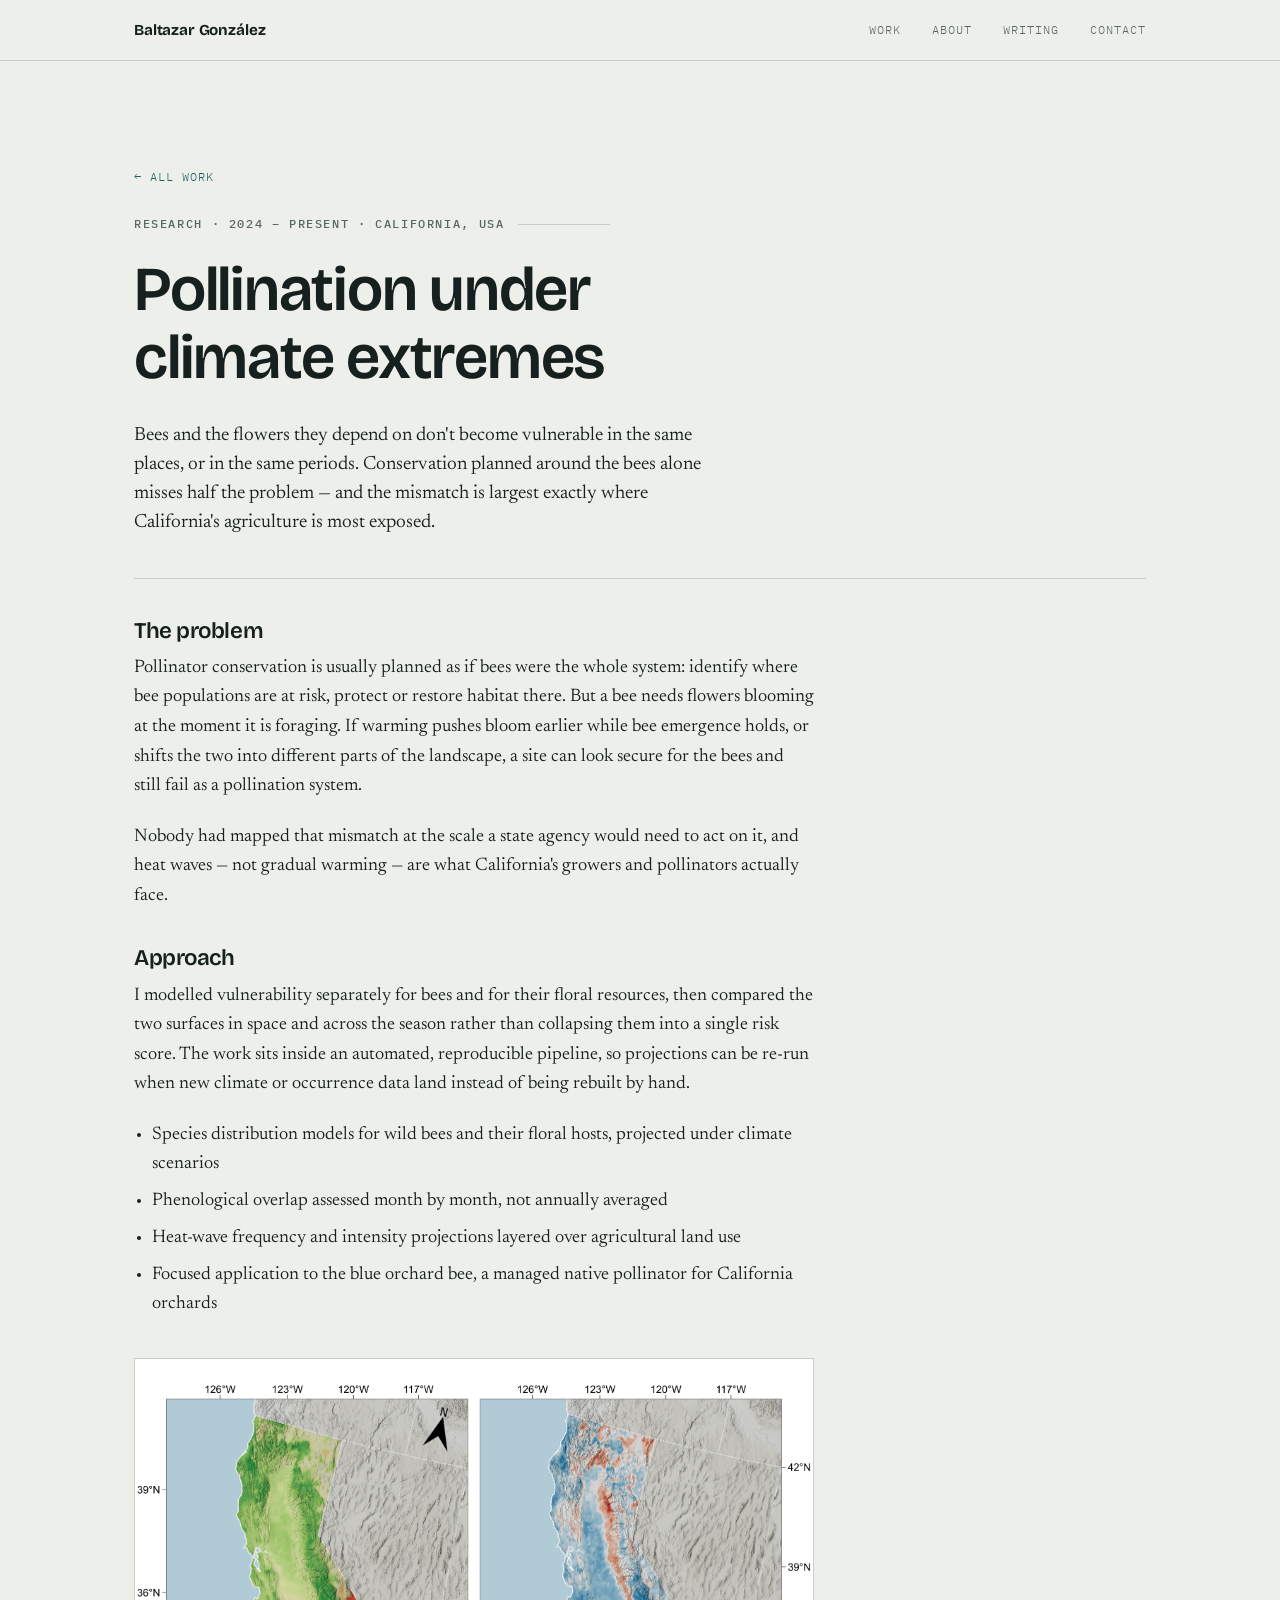
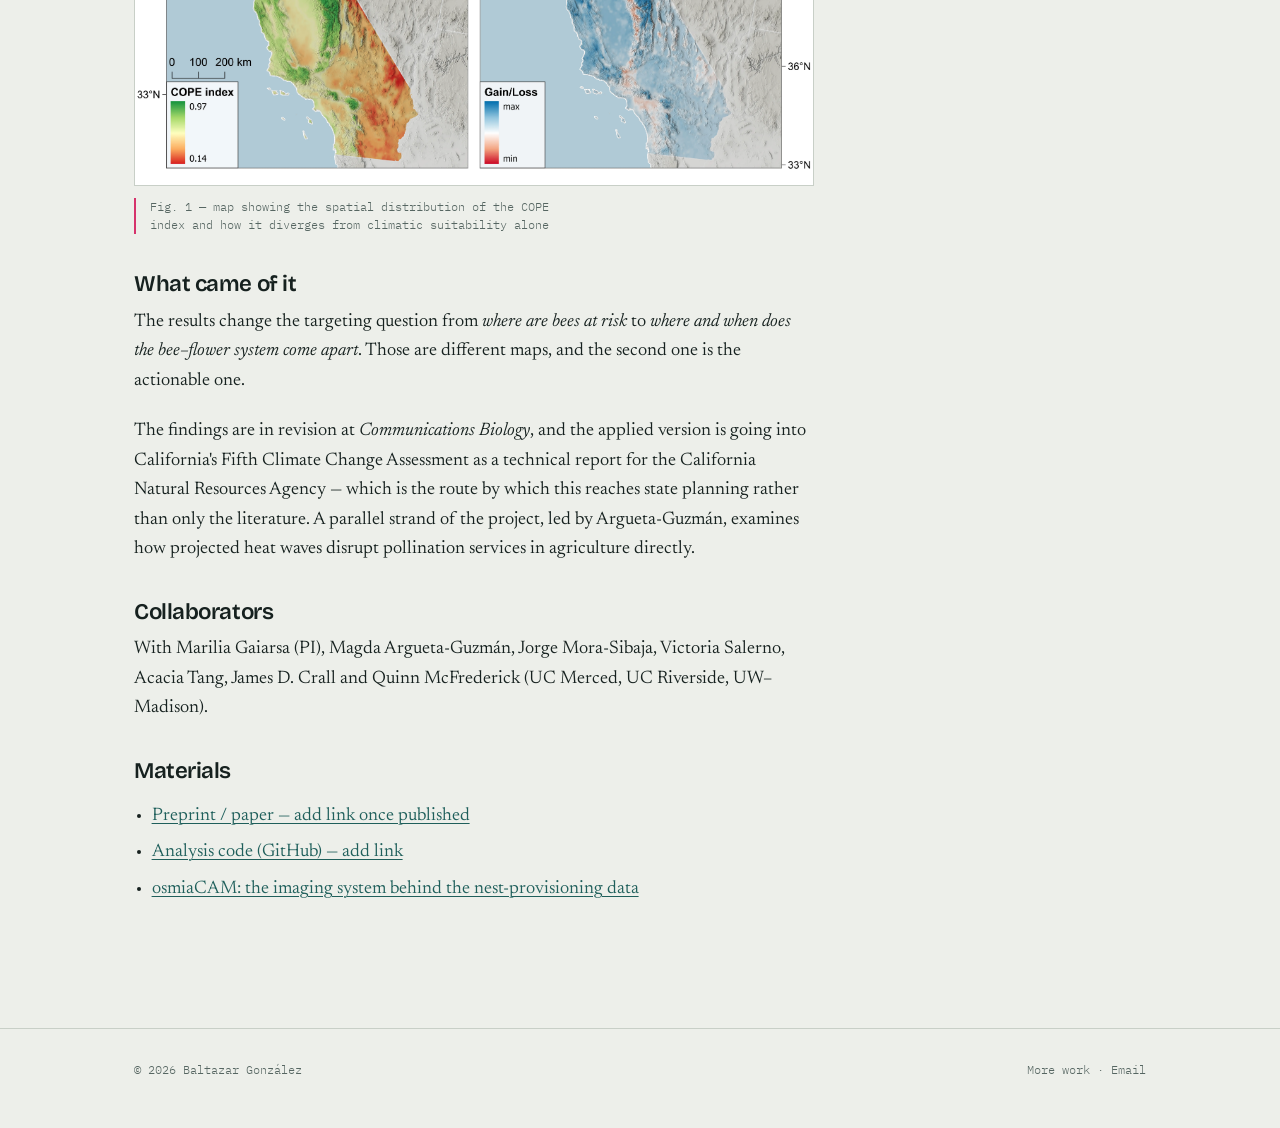
<file: project-pollination.html>
<!DOCTYPE html>
<html lang="en">
<head>
<meta charset="utf-8">
<meta name="viewport" content="width=device-width, initial-scale=1">

<title>Pollination under climate extremes, California — Baltazar González</title>
<meta name="description" content="Bees and the flowers they depend on become vulnerable in different places and at different times of year — which changes where and when pollinator conservation should act.">
<meta property="og:title" content="Pollination under climate extremes, California">
<meta property="og:description" content="Bees and their floral resources become vulnerable in different places and seasons — which changes where pollinator conservation should act.">
<meta property="og:image" content="https://baltazargonzalez.com/img/share.jpg">

<link rel="icon" href="img/favicon.png">
<link rel="preconnect" href="https://fonts.googleapis.com">
<link rel="preconnect" href="https://fonts.gstatic.com" crossorigin>
<link href="https://fonts.googleapis.com/css2?family=Bricolage+Grotesque:opsz,wght@12..96,400..700&family=IBM+Plex+Mono:wght@400;500&family=Newsreader:ital,opsz,wght@0,6..72,300..600;1,6..72,300..500&display=swap" rel="stylesheet">
<link rel="stylesheet" href="css/site.css">
</head>

<body>

<a class="skip" href="#main">Skip to content</a>

<header class="masthead">
  <div class="masthead__inner">
    <a class="masthead__name" href="index.html">Baltazar González</a>
    <nav class="nav" aria-label="Main">
      <a href="index.html#work">Work</a>
      <a href="index.html#about">About</a>
      <a href="index.html#writing">Writing</a>
      <a href="index.html#contact">Contact</a>
    </nav>
  </div>
</header>

<main id="main" class="section">
  <div class="wrap">

    <a class="back-link" href="index.html#work">← All work</a>

    <p class="eyebrow">Research · 2024 – present · California, USA</p>

    <h1 style="max-width: 20ch;">Pollination under climate extremes</h1>

    <p style="font-size: 1.2rem; line-height: 1.5; max-width: 54ch; margin-bottom: 2.5rem;">
      Bees and the flowers they depend on don't become vulnerable in the same
      places, or in the same periods. Conservation planned around the bees
      alone misses half the problem — and the mismatch is largest exactly
      where California's agriculture is most exposed.
    </p>

    <hr class="rule">

    <div class="prose" style="margin-top: 2.5rem;">

      <h3>The problem</h3>
      <p>
        Pollinator conservation is usually planned as if bees were the whole
        system: identify where bee populations are at risk, protect or
        restore habitat there. But a bee needs flowers blooming at the moment
        it is foraging. If warming pushes bloom earlier while bee emergence
        holds, or shifts the two into different parts of the landscape, a site
        can look secure for the bees and still fail as a pollination system.
      </p>
      <p>
        Nobody had mapped that mismatch at the scale a state agency would need
        to act on it, and heat waves — not gradual warming — are what
        California's growers and pollinators actually face.
      </p>

      <h3>Approach</h3>
      <p>
        I modelled vulnerability separately for bees and for their floral
        resources, then compared the two surfaces in space and across the
        season rather than collapsing them into a single risk score. The work
        sits inside an automated, reproducible pipeline, so projections can be
        re-run when new climate or occurrence data land instead of being
        rebuilt by hand.
      </p>
      <ul>
        <li>Species distribution models for wild bees and their floral hosts, projected under climate scenarios</li>
        <li>Phenological overlap assessed month by month, not annually averaged</li>
        <li>Heat-wave frequency and intensity projections layered over agricultural land use</li>
        <li>Focused application to the blue orchard bee, a managed native pollinator for California orchards</li>
      </ul>

      <figure class="figure">
        <img src="img/fig2_osli_opportunity.webp"
             alt="Placeholder for a map of California showing where bee vulnerability and floral resource vulnerability diverge."
             width="1200" height="800" loading="lazy">
        <figcaption>
          Fig. 1 — map showing the spatial distribution of the COPE index and how it diverges from climatic suitability alone
        </figcaption>
      </figure>

      <h3>What came of it</h3>
      <p>
        The results change the targeting question from <em>where are bees at
        risk</em> to <em>where and when does the bee–flower system come
        apart</em>. Those are different maps, and the second one is the
        actionable one.
      </p>
      <p>
        The findings are in revision at <em>Communications Biology</em>, and
        the applied version is going into California's Fifth Climate Change
        Assessment as a technical report for the California Natural Resources
        Agency — which is the route by which this reaches state planning
        rather than only the literature. A parallel strand of the project,
        led by Argueta-Guzmán, examines how projected heat waves disrupt
        pollination services in agriculture directly.
      </p>

      <h3>Collaborators</h3>
      <p>
        With Marilia Gaiarsa (PI), Magda Argueta-Guzmán, Jorge Mora-Sibaja,
        Victoria Salerno, Acacia Tang, James D. Crall and Quinn McFrederick
        (UC Merced, UC Riverside, UW–Madison).
      </p>

      <h3>Materials</h3>
      <ul>
        <li><a href="#">Preprint / paper — add link once published</a></li>
        <li><a href="#">Analysis code (GitHub) — add link</a></li>
        <li><a href="https://doi.org/10.1093/icb/icag081">osmiaCAM: the imaging system behind the nest-provisioning data</a></li>
      </ul>

    </div>

  </div>
</main>

<footer class="footer">
  <div class="wrap footer__inner">
    <span>© <span id="year">2026</span> Baltazar González</span>
    <span><a href="index.html#work">More work</a> · <a href="mailto:baltazargch@gmail.com">Email</a></span>
  </div>
</footer>

<script>
  document.getElementById("year").textContent = new Date().getFullYear();
</script>

</body>
</html>
</file>
<file: css/site.css>
/* ============================================================
   SITE STYLES
   Edit colors and fonts in the :root block below — everything
   else on the site reads from these values.
   ============================================================ */

:root {
  /* --- Colour ------------------------------------------------ */
  --paper:    #EDEFEA;   /* page background — pale survey-sheet grey */
  --paper-2:  #E3E7E0;   /* slightly darker panels */
  --ink:      #16211F;   /* headings, primary text */
  --slate:    #566662;   /* secondary text, captions */
  --rule:     #C8CFC7;   /* hairlines and borders */
  --contour:  #1F5F5B;   /* deep teal — links, primary accent */
  --marker:   #D6336C;   /* surveyor's pink — used sparingly, for emphasis */
  --white:    #FBFCFA;

  /* --- Type -------------------------------------------------- */
  --display: "Bricolage Grotesque", "Helvetica Neue", sans-serif;
  --body:    "Newsreader", Georgia, serif;
  --mono:    "IBM Plex Mono", "SF Mono", monospace;

  /* --- Layout ------------------------------------------------ */
  --measure: 68ch;       /* comfortable reading width */
  --gutter:  clamp(1.25rem, 5vw, 4rem);
  --max:     1140px;
}

/* --- Reset ------------------------------------------------- */
*, *::before, *::after { box-sizing: border-box; }

html { -webkit-text-size-adjust: 100%; scroll-behavior: smooth; }

@media (prefers-reduced-motion: reduce) {
  html { scroll-behavior: auto; }
  *, *::before, *::after {
    animation-duration: 0.01ms !important;
    transition-duration: 0.01ms !important;
  }
}

body {
  margin: 0;
  background: var(--paper);
  color: var(--ink);
  font-family: var(--body);
  font-size: clamp(1.02rem, 0.98rem + 0.2vw, 1.14rem);
  line-height: 1.62;
  font-weight: 380;
  -webkit-font-smoothing: antialiased;
}

img { max-width: 100%; height: auto; display: block; }

a { color: var(--contour); text-decoration-thickness: 1px; text-underline-offset: 0.18em; }
a:hover { color: var(--marker); }

/* Keyboard focus — visible everywhere, never removed */
:focus-visible {
  outline: 2px solid var(--marker);
  outline-offset: 3px;
  border-radius: 2px;
}

/* --- Typography -------------------------------------------- */
h1, h2, h3, h4 {
  font-family: var(--display);
  font-weight: 600;
  line-height: 1.08;
  letter-spacing: -0.02em;
  margin: 0 0 0.5em;
  text-wrap: balance;
}

h1 { font-size: clamp(2.1rem, 1.4rem + 3.2vw, 3.9rem); }
h2 { font-size: clamp(1.55rem, 1.2rem + 1.6vw, 2.3rem); }
h3 { font-size: clamp(1.15rem, 1.05rem + 0.5vw, 1.4rem); }

p { margin: 0 0 1.15em; max-width: var(--measure); }

/* The "eyebrow" — small mono label above a section.
   Used to name the section the way a map sheet names a panel. */
.eyebrow {
  font-family: var(--mono);
  font-size: 0.72rem;
  font-weight: 500;
  letter-spacing: 0.14em;
  text-transform: uppercase;
  color: var(--slate);
  margin: 0 0 1.4rem;
  display: flex;
  align-items: center;
  gap: 0.85rem;
}
.eyebrow::after {
  content: "";
  flex: 1;
  height: 1px;
  background: var(--rule);
}

/* Mono utility text: coordinates, dates, sample IDs */
.mono {
  font-family: var(--mono);
  font-size: 0.78rem;
  letter-spacing: 0.02em;
  color: var(--slate);
}

/* --- Layout helpers ---------------------------------------- */
.wrap {
  max-width: var(--max);
  margin-inline: auto;
  padding-inline: var(--gutter);
}

.section { padding-block: clamp(3.5rem, 8vw, 6.5rem); }
.section--tight { padding-block: clamp(2.5rem, 5vw, 4rem); }

.rule { border: 0; border-top: 1px solid var(--rule); margin: 0; }

/* ============================================================
   HEADER
   ============================================================ */
.masthead {
  position: sticky;
  top: 0;
  z-index: 500;
  background: color-mix(in srgb, var(--paper) 88%, transparent);
  backdrop-filter: blur(10px);
  border-bottom: 1px solid var(--rule);
}

.masthead__inner {
  display: flex;
  align-items: center;
  justify-content: space-between;
  gap: 1.5rem;
  min-height: 60px;
  max-width: var(--max);
  margin-inline: auto;
  padding-inline: var(--gutter);
}

.masthead__name {
  font-family: var(--display);
  font-weight: 700;
  font-size: 0.95rem;
  letter-spacing: -0.01em;
  color: var(--ink);
  text-decoration: none;
}

.nav { display: flex; gap: clamp(0.9rem, 2.5vw, 1.9rem); }

.nav a {
  font-family: var(--mono);
  font-size: 0.74rem;
  letter-spacing: 0.09em;
  text-transform: uppercase;
  color: var(--slate);
  text-decoration: none;
  padding-block: 0.35rem;
  border-bottom: 1.5px solid transparent;
}
.nav a:hover { color: var(--ink); border-bottom-color: var(--marker); }

/* ============================================================
   HERO — the map is the opening statement
   ============================================================ */
.hero { position: relative; border-bottom: 1px solid var(--rule); }

#hero-map {
  height: clamp(420px, 72vh, 680px);
  width: 100%;
  background: var(--paper-2);
  z-index: 1;
}

/* The legend card floats over the map, the way a legend sits on
   a printed sheet. On small screens it drops below the map. */
.legend-card {
  position: absolute;
  z-index: 400;
  left: var(--gutter);
  bottom: 2.2rem;
  width: min(430px, calc(100% - (2 * var(--gutter))));
  background: var(--white);
  border: 1px solid var(--rule);
  box-shadow: 0 14px 40px -18px rgba(22, 33, 31, 0.4);
  padding: 1.6rem 1.7rem 1.5rem;
}

.legend-card h1 {
  font-size: clamp(1.75rem, 1.4rem + 1.5vw, 2.5rem);
  margin-bottom: 0.35rem;
}

.legend-card__role {
  font-family: var(--mono);
  font-size: 0.73rem;
  letter-spacing: 0.11em;
  text-transform: uppercase;
  color: var(--marker);
  margin: 0 0 0.9rem;
}

.legend-card__line {
  font-size: 1rem;
  line-height: 1.5;
  margin: 0 0 1.1rem;
  color: var(--ink);
}

.legend-card__meta {
  display: flex;
  flex-wrap: wrap;
  gap: 0.4rem 1.1rem;
  padding-top: 0.95rem;
  border-top: 1px solid var(--rule);
}
.legend-card__meta a { text-decoration: none; font-family: var(--mono); font-size: 0.75rem; }
.legend-card__meta a:hover { text-decoration: underline; }

@media (max-width: 720px) {
  #hero-map { height: 52vh; }
  .legend-card {
    position: static;
    width: auto;
    border-left: 0;
    border-right: 0;
    box-shadow: none;
  }
}

/* Leaflet popup restyled to match the site */
.leaflet-popup-content-wrapper {
  border-radius: 2px;
  font-family: var(--body);
  box-shadow: 0 10px 30px -14px rgba(22, 33, 31, 0.5);
}
.leaflet-popup-content { margin: 0.85rem 1rem; font-size: 0.9rem; line-height: 1.45; }
.leaflet-popup-content strong { font-family: var(--display); display: block; margin-bottom: 0.2rem; }
.leaflet-container { font-family: var(--body); }

/* "View project ↓" link inside a map popup */
.popup-link {
  display: inline-block;
  margin-top: 0.6rem;
  font-family: var(--mono);
  font-size: 0.72rem;
  letter-spacing: 0.06em;
  text-transform: uppercase;
  text-decoration: none;
  color: var(--contour);
  border-bottom: 1.5px solid var(--marker);
  padding-bottom: 1px;
}
.popup-link:hover { color: var(--marker); }

/* Brief highlight on the row you just jumped to */
.project.is-target {
  background: var(--white);
  box-shadow: inset 3px 0 0 var(--marker);
}

/* ============================================================
   PROJECT LIST — built as a map legend
   Each row's swatch matches its marker on the map above.
   ============================================================ */
.legend-key {
  display: flex;
  flex-wrap: wrap;
  gap: 1.4rem;
  margin-bottom: 2.4rem;
}

.legend-key__item {
  display: flex;
  align-items: center;
  gap: 0.5rem;
  font-family: var(--mono);
  font-size: 0.73rem;
  letter-spacing: 0.05em;
  color: var(--slate);
}

.swatch {
  width: 11px;
  height: 11px;
  flex: none;
  border: 1.5px solid var(--ink);
}
.swatch--field    { background: var(--marker);  border-radius: 50%; }
.swatch--model    { background: var(--contour); }
.swatch--applied  { background: var(--white); transform: rotate(45deg); }

.projects { display: grid; gap: 0; }

.project {
  display: grid;
  grid-template-columns: 2.2rem minmax(0, 1fr) auto;
  gap: 0 1.2rem;
  align-items: start;
  padding: 1.9rem 1rem;
  margin-inline: -1rem;      /* keeps text aligned with the rest of the page */
  border-top: 1px solid var(--rule);
  text-decoration: none;
  color: inherit;
  transition: background-color 160ms ease;
}
.project:last-child { border-bottom: 1px solid var(--rule); }

.project:hover,
.project:focus-visible {
  background: var(--white);
}
.project:hover .project__title { color: var(--contour); }

.project__mark { padding-top: 0.45rem; }

.project__title {
  font-family: var(--display);
  font-size: clamp(1.2rem, 1.05rem + 0.7vw, 1.55rem);
  font-weight: 600;
  letter-spacing: -0.015em;
  margin: 0 0 0.35rem;
  line-height: 1.15;
}

/* The plain-language outcome line — first thing anyone reads */
.project__outcome {
  margin: 0 0 0.7rem;
  max-width: 58ch;
  color: var(--ink);
}

.project__tools {
  font-family: var(--mono);
  font-size: 0.72rem;
  letter-spacing: 0.04em;
  color: var(--slate);
}

.project__year {
  font-family: var(--mono);
  font-size: 0.75rem;
  color: var(--slate);
  padding-top: 0.4rem;
  white-space: nowrap;
}

@media (max-width: 620px) {
  .project { grid-template-columns: 1.6rem minmax(0, 1fr); }
  .project__year { grid-column: 2; padding-top: 0.6rem; }
}

/* ============================================================
   PROSE BLOCKS (about, project detail pages)
   ============================================================ */
.prose { max-width: var(--measure); }
.prose h3 { margin-top: 2.2rem; }
.prose ul { padding-left: 1.1rem; margin-bottom: 1.15em; max-width: var(--measure); }
.prose li { margin-bottom: 0.4em; }

.two-col {
  display: grid;
  grid-template-columns: minmax(0, 1.55fr) minmax(0, 1fr);
  gap: clamp(2rem, 5vw, 4.5rem);
  align-items: start;
}
@media (max-width: 820px) {
  .two-col { grid-template-columns: 1fr; }
}

.portrait {
  border: 1px solid var(--rule);
  filter: grayscale(0.15);
}

/* Skills / tools list */
.tool-list { list-style: none; padding: 0; margin: 0; }
.tool-list li {
  display: flex;
  justify-content: space-between;
  gap: 1rem;
  padding-block: 0.55rem;
  border-bottom: 1px solid var(--rule);
  font-family: var(--mono);
  font-size: 0.78rem;
  color: var(--slate);
}
.tool-list li span:first-child { color: var(--ink); }

/* ============================================================
   FIGURES — for your charts and maps in project pages
   ============================================================ */
.figure { margin: 2.4rem 0; max-width: 100%; }
.figure img { border: 1px solid var(--rule); background: var(--white); }
.figure figcaption {
  font-family: var(--mono);
  font-size: 0.73rem;
  line-height: 1.55;
  color: var(--slate);
  margin-top: 0.7rem;
  padding-left: 0.9rem;
  border-left: 2px solid var(--marker);
  max-width: 60ch;
}
.figure--wide { max-width: none; }

/* ============================================================
   PUBLICATIONS
   ============================================================ */
.pubs { list-style: none; padding: 0; margin: 0; counter-reset: pub; }
.pubs li {
  padding-block: 1.1rem;
  border-top: 1px solid var(--rule);
  max-width: var(--measure);
}
.pubs li:last-child { border-bottom: 1px solid var(--rule); }
.pubs .pub__venue { display: block; margin-top: 0.25rem; }
.pubs .pub__me { color: var(--ink); font-weight: 600; }

/* ============================================================
   CONTACT + FOOTER
   ============================================================ */
.contact-line {
  font-family: var(--display);
  font-size: clamp(1.4rem, 1.1rem + 1.8vw, 2.4rem);
  font-weight: 600;
  letter-spacing: -0.02em;
  line-height: 1.2;
  max-width: 20ch;
}
.contact-line a { text-decoration-thickness: 2px; }

.footer {
  border-top: 1px solid var(--rule);
  padding-block: 2rem 3rem;
}
.footer__inner {
  display: flex;
  flex-wrap: wrap;
  justify-content: space-between;
  gap: 1rem;
  font-family: var(--mono);
  font-size: 0.72rem;
  color: var(--slate);
}
.footer a { color: var(--slate); text-decoration: none; }
.footer a:hover { color: var(--ink); }

/* Back link on project pages */
.back-link {
  font-family: var(--mono);
  font-size: 0.74rem;
  letter-spacing: 0.08em;
  text-transform: uppercase;
  text-decoration: none;
  display: inline-block;
  margin-bottom: 1.8rem;
}

/* Skip link for screen readers / keyboard users */
.skip {
  position: absolute;
  left: -9999px;
  top: 0;
  background: var(--ink);
  color: var(--paper);
  padding: 0.7rem 1.1rem;
  font-family: var(--mono);
  font-size: 0.78rem;
  z-index: 999;
}
.skip:focus { left: 0; }
/* Small flag beside the name */
.flag {
  height: 0.5em;
  width: auto;
  vertical-align: 0.08em;
  border: 0.5px solid var(--rule);
}
</file>
